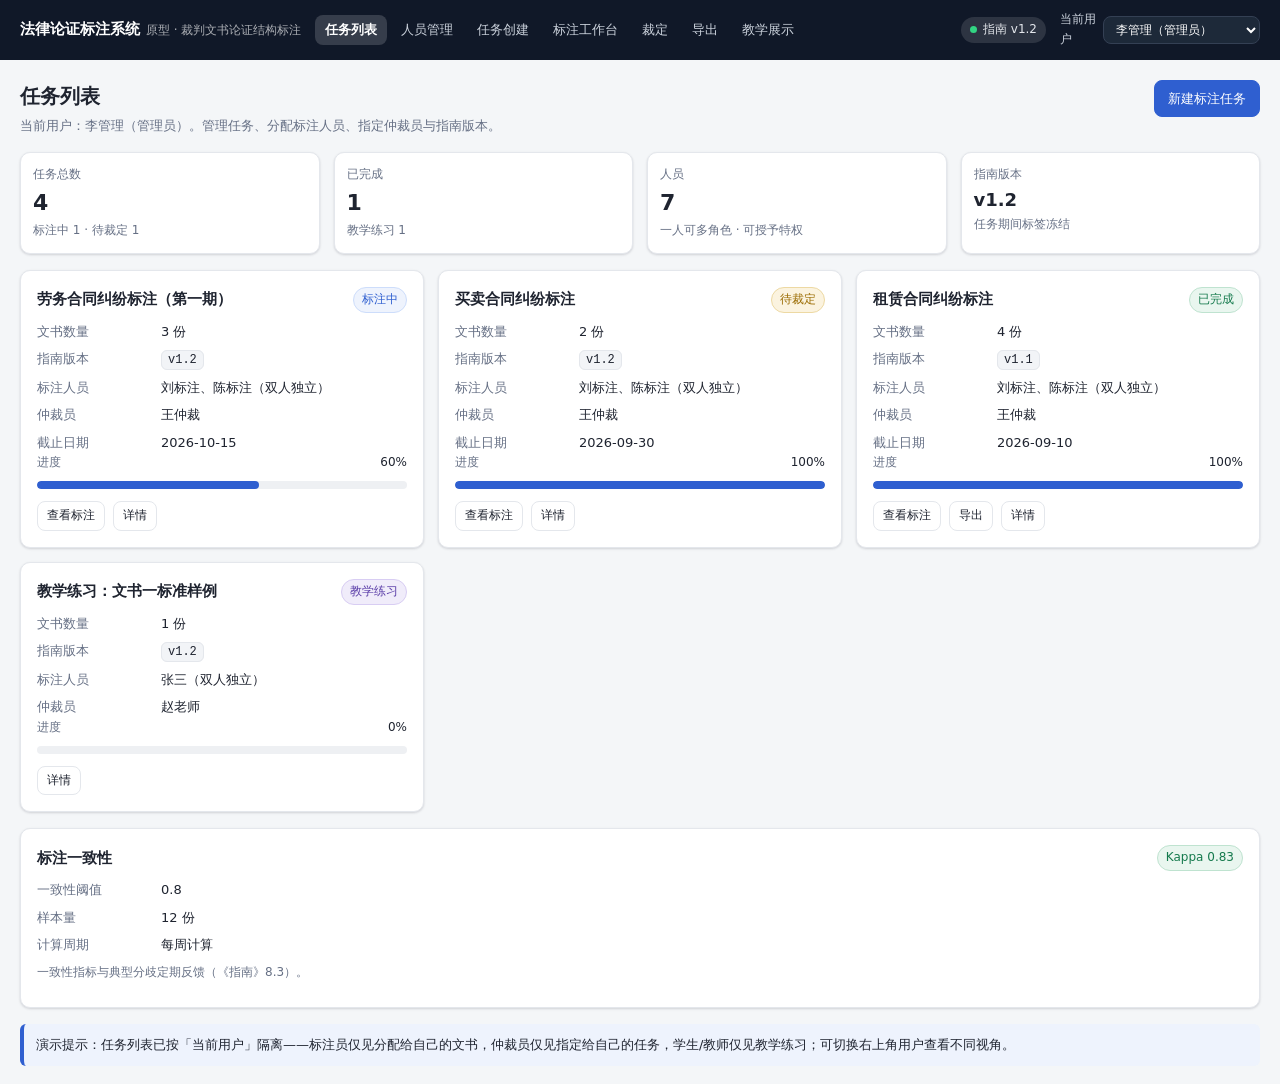
<file: index.html>
<!DOCTYPE html>
<html lang="zh-CN">
<head>
<meta charset="UTF-8">
<meta name="viewport" content="width=device-width, initial-scale=1">
<title>法律论证标注系统 · 原型</title>
<script>
window.addEventListener("error", function (e) {
  var box = document.getElementById("js-errors");
  function append() {
    if (!box) { box = document.createElement("div"); box.id = "js-errors"; box.style.display = "none"; document.body.appendChild(box); }
    box.textContent += "[JS ERROR] " + (e.message || "unknown") + " @" + (e.filename || "") + ":" + (e.lineno || 0) + " ;; ";
  }
  if (document.body) append(); else document.addEventListener("DOMContentLoaded", append);
});
</script>
<link rel="stylesheet" href="src/style.css?v=15">
</head>
<body>
<header class="topbar" id="topbar"></header>
<main id="view-root"></main>
<div id="modal-root"></div>
<div class="toasts" id="toasts"></div>
<script src="src/mock-data.js?v=15"></script>
<script src="src/core.js?v=15"></script>
<script src="src/store.js?v=15"></script>
<script src="src/persist.js?v=15"></script>
<script src="src/api.js?v=15"></script>
<script src="src/annotate-logic.js?v=15"></script>
<script src="src/view-tasks.js?v=15"></script>
<script src="src/view-people.js?v=15"></script>
<script src="src/view-create.js?v=15"></script>
<script src="src/view-annotate.js?v=15"></script>
<script src="src/view-adjudicate.js?v=15"></script>
<script src="src/view-export.js?v=15"></script>
<script src="src/view-teaching.js?v=15"></script>
</body>
</html>
</file>
<file: src/style.css>
:root{
  --bg:#f4f6f8;--panel:#fff;--ink:#1f2430;--muted:#667085;--line:#e4e7ec;
  --primary:#2f5fd0;--primary-weak:#eef3fd;
  --green:#157a4d;--green-weak:#e9f6ef;
  --amber:#9a6b00;--amber-weak:#fbf3df;
  --red:#b42318;--red-weak:#fdecea;
  --violet:#5b3ea8;--violet-weak:#f0ecfa;
  --radius:10px;--shadow:0 1px 2px rgba(16,24,40,.06),0 1px 3px rgba(16,24,40,.10);
}
*{box-sizing:border-box}
html,body{height:100%}
body{margin:0;font:14px/1.65 "Segoe UI","Microsoft YaHei",system-ui,-apple-system,sans-serif;background:var(--bg);color:var(--ink)}
a{color:var(--primary);text-decoration:none}
h1,h2,h3,h4{margin:0 0 8px}
h2{font-size:20px}h3{font-size:15px}h4{font-size:14px}
p{margin:0 0 8px}
.muted{color:var(--muted)}
.small{font-size:12px}
.mono{font-family:Consolas,"Courier New",monospace}
.mt8{margin-top:8px}.mt12{margin-top:12px}.mt16{margin-top:16px}
.mb8{margin-bottom:8px}.mb12{margin-bottom:12px}.mb16{margin-bottom:16px}
.row{display:flex;align-items:center;gap:8px;flex-wrap:wrap}
.spacer{flex:1}
.hidden{display:none!important}

.topbar{position:sticky;top:0;z-index:50;display:flex;align-items:center;gap:14px;padding:10px 20px;background:#101828;color:#fff;flex-wrap:wrap}
.brand{font-weight:700;font-size:15px;white-space:nowrap}
.brand small{opacity:.65;font-weight:400;margin-left:6px;font-size:12px}
.nav{display:flex;gap:4px;flex-wrap:wrap}
.nav button{background:transparent;border:0;color:#cbd2dc;padding:6px 10px;border-radius:8px;cursor:pointer;font-size:13px;font-family:inherit}
.nav button:hover{background:rgba(255,255,255,.10);color:#fff}
.nav button.active{background:rgba(255,255,255,.16);color:#fff;font-weight:600}
.role-select{display:flex;align-items:center;gap:6px;font-size:12px;color:#cbd2dc}
.role-select select{background:#1d2939;color:#fff;border:1px solid #344054;border-radius:8px;padding:5px 8px;font-family:inherit}
.chip{display:inline-flex;align-items:center;gap:6px;font-size:12px;padding:3px 9px;border-radius:999px;background:rgba(255,255,255,.12);color:#e4e7ec;white-space:nowrap}
.chip .dot{width:7px;height:7px;border-radius:50%;background:#32d583}

.page{max-width:1360px;margin:0 auto;padding:20px}
.page-head{display:flex;align-items:flex-start;gap:16px;margin-bottom:16px;flex-wrap:wrap}
.page-head h2{font-size:20px;margin-bottom:2px}
.page-head .sub{color:var(--muted);font-size:13px}
.toolbar{display:flex;gap:8px;align-items:center;flex-wrap:wrap;margin-bottom:12px}

.grid{display:grid;gap:14px}
.grid.cols-2{grid-template-columns:repeat(2,minmax(0,1fr))}
.grid.cols-3{grid-template-columns:repeat(3,minmax(0,1fr))}
.grid.cols-4{grid-template-columns:repeat(4,minmax(0,1fr))}
@media (max-width:1100px){.grid.cols-3,.grid.cols-4{grid-template-columns:repeat(2,minmax(0,1fr))}}
@media (max-width:760px){.grid.cols-2,.grid.cols-3,.grid.cols-4{grid-template-columns:1fr}}

.card{background:var(--panel);border:1px solid var(--line);border-radius:var(--radius);box-shadow:var(--shadow);padding:16px}
.card.pad-sm{padding:12px}
.card-hover:hover{border-color:#c9d4e8;box-shadow:0 2px 6px rgba(16,24,40,.10)}

.btn{display:inline-flex;align-items:center;gap:6px;padding:7px 13px;border-radius:8px;border:1px solid var(--line);background:#fff;color:var(--ink);font:inherit;font-size:13px;cursor:pointer}
.btn:hover{border-color:#c4cddd;background:#f9fafb}
.btn.primary{background:var(--primary);border-color:var(--primary);color:#fff}
.btn.primary:hover{background:#284fae}
.btn.ghost{background:transparent;border-color:transparent;color:var(--primary)}
.btn.ghost:hover{background:var(--primary-weak)}
.btn.danger{color:var(--red);border-color:#f0c6c2;background:#fff}
.btn.danger:hover{background:var(--red-weak)}
.btn.ok{background:var(--green);border-color:var(--green);color:#fff}
.btn.small{padding:4px 9px;font-size:12px}
.btn[disabled]{opacity:.5;cursor:not-allowed}
.btn-link{background:none;border:0;color:var(--primary);cursor:pointer;font:inherit;font-size:12px;padding:2px 4px;border-radius:6px}
.btn-link:hover{background:var(--primary-weak)}

.tag{display:inline-flex;align-items:center;gap:4px;font-size:12px;padding:2px 8px;border-radius:999px;border:1px solid transparent;white-space:nowrap}
.tag.gray{background:#f2f4f7;color:#475467;border-color:#e4e7ec}
.tag.blue{background:var(--primary-weak);color:var(--primary);border-color:#cdddfb}
.tag.green{background:var(--green-weak);color:var(--green);border-color:#bfe3d0}
.tag.amber{background:var(--amber-weak);color:var(--amber);border-color:#edd9a3}
.tag.red{background:var(--red-weak);color:var(--red);border-color:#f0c6c2}
.tag.violet{background:var(--violet-weak);color:var(--violet);border-color:#d8cdf3}

.progress{height:8px;background:#eef0f3;border-radius:999px;overflow:hidden}
.progress>i{display:block;height:100%;background:var(--primary);border-radius:999px;transition:width .3s}
.progress.green>i{background:var(--green)}

.table{width:100%;border-collapse:collapse}
.table th,.table td{border-bottom:1px solid var(--line);padding:8px 10px;text-align:left;font-size:13px;vertical-align:top}
.table th{color:var(--muted);font-weight:600;background:#fafbfc;white-space:nowrap}
.table tr:last-child td{border-bottom:0}

.kv{display:grid;grid-template-columns:112px 1fr;gap:6px 12px;font-size:13px;margin:0}
.kv dt{color:var(--muted)}
.kv dd{margin:0}

.panel{background:#fbfcfd;border:1px solid var(--line);border-radius:8px;padding:12px}
.panel h4{color:var(--muted);font-size:12px;text-transform:none;letter-spacing:.02em;margin-bottom:8px}

.tabs{display:flex;gap:4px;border-bottom:1px solid var(--line);margin-bottom:14px;flex-wrap:wrap}
.tabs button{border:0;background:transparent;padding:8px 12px;cursor:pointer;color:var(--muted);border-bottom:2px solid transparent;font:inherit;font-size:13px}
.tabs button:hover{color:var(--ink)}
.tabs button.active{color:var(--primary);border-color:var(--primary);font-weight:600}

.stepbar{display:flex;gap:8px;flex-wrap:wrap;margin-bottom:16px}
.step{display:flex;align-items:center;gap:8px;padding:7px 13px;border:1px solid var(--line);border-radius:999px;background:#fff;color:var(--muted);font-size:13px}
.step .num{width:20px;height:20px;border-radius:50%;background:#eef0f3;color:var(--muted);display:inline-flex;align-items:center;justify-content:center;font-size:12px;font-weight:700}
.step.done{color:var(--green);border-color:#bfe3d0;background:var(--green-weak)}
.step.done .num{background:#cde9da;color:var(--green)}
.step.active{color:var(--primary);border-color:#bcd0f5;background:var(--primary-weak);font-weight:600}
.step.active .num{background:#c9daf8;color:var(--primary)}

.workbench{display:grid;grid-template-columns:minmax(0,1.25fr) minmax(0,1fr) minmax(0,1.35fr);gap:12px;align-items:start}
@media (max-width:1100px){.workbench{grid-template-columns:1fr}}
.workbench.two{grid-template-columns:minmax(0,1.1fr) minmax(0,1fr)}

.paper{background:#fff;border:1px solid var(--line);border-radius:8px;padding:16px;font-size:14px;line-height:2;max-height:560px;overflow:auto}
.paper .seg{padding:1px 2px;border-radius:4px;cursor:pointer;border:1.5px solid transparent}
.paper .seg:hover{background:#f2f5fb}
.paper .seg.boxed{border-color:var(--primary);background:var(--primary-weak)}
.paper .seg.boxed.alt{border-color:var(--violet);background:var(--violet-weak)}
.paper .seg.picked{background:#ffe9b8;border-color:#e7c766}
.paper .seg .no{font-size:10px;color:var(--primary);vertical-align:super;font-weight:700;margin-right:1px}

.list{display:flex;flex-direction:column;gap:6px;max-height:420px;overflow:auto}
.list-item{display:flex;align-items:center;gap:8px;padding:8px 10px;border:1px solid var(--line);border-radius:8px;background:#fff;font-size:13px}
.list-item:hover{border-color:#c9d4e8}
.list-item.active{border-color:var(--primary);background:var(--primary-weak)}
.list-item .idx{font-weight:700;color:var(--primary);min-width:28px}
.list-item .txt{flex:1;min-width:0;overflow:hidden;text-overflow:ellipsis;white-space:nowrap}
.list-item .txt.wrap{white-space:normal}

.empty{color:var(--muted);text-align:center;padding:28px;border:1px dashed var(--line);border-radius:var(--radius);background:#fbfcfd}

.modal-mask{position:fixed;inset:0;background:rgba(16,24,40,.45);display:flex;align-items:center;justify-content:center;z-index:100;padding:20px}
.modal{background:#fff;border-radius:12px;max-width:560px;width:100%;max-height:86vh;overflow:auto;padding:18px;box-shadow:0 12px 32px rgba(16,24,40,.24)}
.modal.wide{max-width:900px}
.modal-head{display:flex;align-items:flex-start;justify-content:space-between;gap:12px;margin-bottom:10px}
.modal-head h3{margin:0}
.modal-close{border:0;background:none;font-size:18px;line-height:1;cursor:pointer;color:var(--muted);padding:2px 6px;border-radius:6px}
.modal-close:hover{background:#f2f4f7}
.modal-actions{display:flex;justify-content:flex-end;gap:8px;margin-top:14px;border-top:1px solid var(--line);padding-top:12px}

.toasts{position:fixed;right:20px;bottom:20px;display:flex;flex-direction:column;gap:8px;z-index:120}
.toast{background:#101828;color:#fff;padding:10px 14px;border-radius:8px;font-size:13px;box-shadow:var(--shadow);max-width:360px}
.toast.ok{background:#0f6b45}
.toast.warn{background:#8a5a00}
.toast.err{background:#9b2c23}

.form-row{display:flex;flex-direction:column;gap:4px;margin-bottom:10px}
.form-row>label{font-size:12px;color:var(--muted)}
.form-grid{display:grid;grid-template-columns:repeat(2,minmax(0,1fr));gap:10px}
@media (max-width:760px){.form-grid{grid-template-columns:1fr}}
input[type=text],input[type=file],select,textarea{padding:8px 10px;border:1px solid var(--line);border-radius:8px;font:inherit;color:inherit;background:#fff;width:100%}
textarea{resize:vertical;min-height:72px}
input:focus,select:focus,textarea:focus{outline:2px solid #cdddfb;border-color:var(--primary)}
.upload{border:2px dashed var(--line);border-radius:10px;padding:26px;text-align:center;color:var(--muted);background:#fbfcfd;cursor:pointer}
.upload:hover{border-color:#b9c8e4;background:#f7faff}
.checkbox{display:flex;align-items:center;gap:8px;font-size:13px;cursor:pointer}
.checkbox input{width:auto}

.diff-card{border:1px solid var(--line);border-radius:8px;padding:10px 12px;background:#fff}
.diff-card .diff-head{display:flex;align-items:center;gap:8px;margin-bottom:6px}
.diff-a{background:var(--red-weak);border:1px solid #f0c6c2;border-radius:6px;padding:4px 8px;font-size:13px}
.diff-b{background:var(--green-weak);border:1px solid #bfe3d0;border-radius:6px;padding:4px 8px;font-size:13px}

.diagram{background:#fff;border:1px solid var(--line);border-radius:8px;overflow:hidden}
.diagram svg{display:block;width:100%;height:auto;background:
  linear-gradient(#f0f2f5 1px,transparent 1px) 0 0/24px 24px,
  linear-gradient(90deg,#f0f2f5 1px,transparent 1px) 0 0/24px 24px}
.diagram .node{cursor:grab}
.diagram .node .va-handle{cursor:crosshair}
.diagram .node .va-handle:hover{fill:#1d4ed8}
.diagram .node text{font-size:12px;font-family:"Segoe UI","Microsoft YaHei",sans-serif;user-select:none}
.rel-node text{font-size:12px;font-weight:700}

.notice{border-left:4px solid var(--amber);background:var(--amber-weak);padding:10px 12px;border-radius:6px;font-size:13px}
.notice.info{border-color:var(--primary);background:var(--primary-weak)}
.notice.ok{border-color:var(--green);background:var(--green-weak)}

.tag-panel{display:flex;flex-direction:column;gap:10px}
.tag-group h4{margin:0 0 6px;color:var(--muted);font-size:12px}
.tag-options{display:flex;flex-wrap:wrap;gap:6px}
.tag-options button{border:1px solid var(--line);background:#fff;border-radius:8px;padding:5px 9px;font:inherit;font-size:12px;cursor:pointer}
.tag-options button:hover{border-color:#c4cddd;background:#f9fafb}
.tag-options button.active{border-color:var(--primary);background:var(--primary-weak);color:var(--primary);font-weight:600}
.tag-options button .code{font-weight:700;margin-right:4px}

.marked{outline:2px solid var(--primary);outline-offset:1px;border-radius:4px}
.warn-text{color:var(--amber);font-size:12px}
.err-text{color:var(--red);font-size:12px}
.ok-text{color:var(--green);font-size:12px}
.code-chip{font-family:Consolas,monospace;background:#f2f4f7;border:1px solid var(--line);border-radius:6px;padding:2px 6px;font-size:12px}
.score{font-weight:700;font-size:22px}
.legend{display:flex;gap:14px;flex-wrap:wrap;font-size:12px;color:var(--muted)}
.legend i{display:inline-block;width:10px;height:10px;border-radius:50%;margin-right:4px;vertical-align:-1px;border:1.5px solid var(--ink)}
.legend i.fill{background:var(--ink)}
.legend i.plus{background:#fff}
</file>
